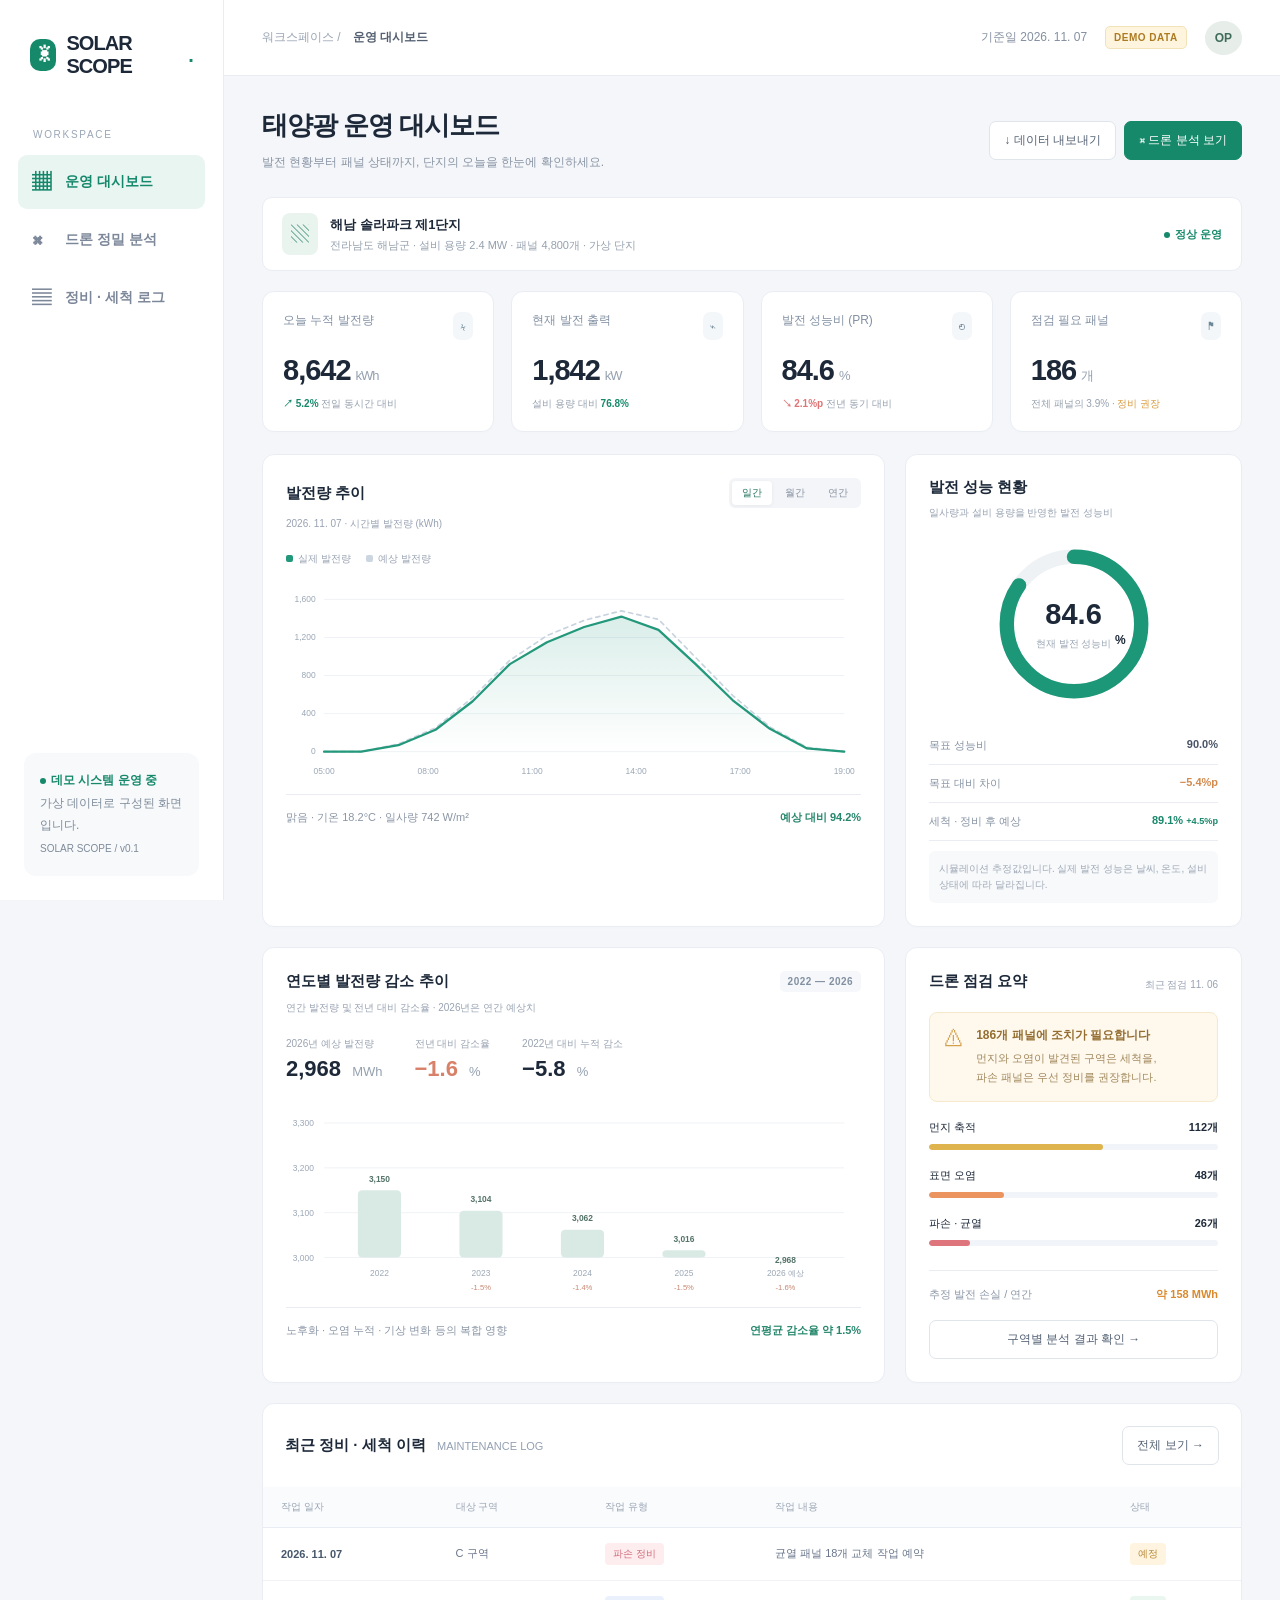
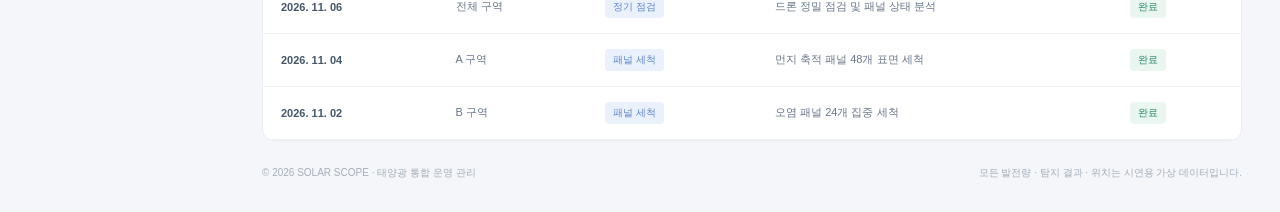
<file: hackathon/intro/index.demo.html>
<!doctype html><html lang="ko"><head><meta charset="utf-8"><meta name="viewport" content="width=device-width,initial-scale=1"><title>SOLAR SCOPE · 태양광 운영 대시보드</title><style>
:root{--bg:#f4f6f9;--ink:#1d2939;--muted:#8290a4;--line:#e9edf3;--green:#16896b;--blue:#477eea;--amber:#e4a43b;--red:#e66c70}*{box-sizing:border-box}body{margin:0;color:var(--ink);font:14px -apple-system,BlinkMacSystemFont,'Segoe UI','Noto Sans KR',sans-serif;background:var(--bg)}button,input,select{font:inherit}button{cursor:pointer}button:focus-visible,input:focus-visible,select:focus-visible{outline:3px solid #83b4ff;outline-offset:3px}aside{position:fixed;inset:0 auto 0 0;width:224px;background:#fff;border-right:1px solid var(--line);padding:32px 18px;z-index:5}.brand{display:flex;align-items:center;gap:10px;padding:0 12px 36px;font-size:20px;font-weight:850;letter-spacing:-.9px}.logo{background:var(--green);color:#fff;display:grid;place-items:center;width:32px;height:32px;border-radius:10px;font-size:22px}.navlabel{font-size:10px;letter-spacing:1.7px;color:#9aa6b7;padding:15px}.nav{border:0;background:none;color:#7c8799;width:100%;text-align:left;padding:14px;border-radius:9px;margin-bottom:6px;font-weight:600;display:flex;gap:12px;align-items:center}.nav.active{background:#e9f5f0;color:#15876b}.nav .ico{font-size:19px;width:21px}.sidebottom{position:absolute;bottom:24px;left:24px;right:24px;background:#f7f9fb;border-radius:12px;padding:16px;font-size:12px;color:#7e8b9a;line-height:1.9}.live{color:var(--green);font-weight:600}.dot{display:inline-block;width:6px;height:6px;background:currentColor;border-radius:100%;margin-right:5px}main{margin-left:224px}header{background:#fff;border-bottom:1px solid var(--line);height:76px;padding:0 38px;display:flex;justify-content:space-between;align-items:center}.crumb{color:#9ba5b4;font-size:12px}.crumb b{color:#535f71;margin-left:12px}.headright{display:flex;align-items:center;gap:18px;font-size:12px;color:#8490a0}.badge{font-size:10px;font-weight:700;padding:5px 8px;background:#fff5de;color:#ac7b21;border:1px solid #f1e2b8;border-radius:5px;letter-spacing:.5px}.avatar{background:#e7ede9;color:#3f6c5a;padding:10px;border-radius:50%;font-weight:700}.content{max-width:1530px;margin:auto;padding:32px 38px}.titlebar{display:flex;justify-content:space-between;align-items:center;gap:16px;margin-bottom:25px}h1{margin:0 0 9px;font-size:26px;letter-spacing:-1px}h2{font-size:15px;margin:0;font-weight:750}h3{font-size:14px}p{margin:0;line-height:1.7}.subtitle{font-size:12px;color:#8a95a5}.button{border:1px solid #e0e5eb;background:#fff;padding:10px 14px;border-radius:7px;font-size:12px;color:#536174;display:inline-flex;align-items:center;gap:8px}.button.primary{background:var(--green);border-color:var(--green);color:#fff}.buttons{display:flex;gap:8px;align-items:center}.plantbar{display:flex;align-items:center;gap:12px;background:white;border:1px solid var(--line);padding:15px 19px;border-radius:10px;margin-bottom:20px}.planticon{background:#eaf4ef;color:#278068;border-radius:8px;padding:9px;font-size:18px}.plantbar strong{font-size:13px}.plantmeta{font-size:11px;color:#95a0ae;margin-top:4px}.plantbar .live{margin-left:auto;font-size:11px}.kpis{display:grid;grid-template-columns:repeat(4,1fr);gap:17px;margin-bottom:22px}.card{background:#fff;border:1px solid var(--line);border-radius:12px;box-shadow:0 2px 3px #25375602}.kpi{padding:20px}.kpitop{display:flex;justify-content:space-between;color:#8290a3;font-size:12px}.kpiicon{background:#f4f7fa;padding:7px;border-radius:7px;color:#6c8796}.value{font-size:29px;letter-spacing:-1px;font-weight:750;margin:14px 0 10px}.unit{font-size:13px;font-weight:500;color:#95a1af;margin-left:5px}.delta{font-size:10px;color:#96a0ae}.up{color:var(--green);font-weight:650}.down{color:#de7475;font-weight:650}.grid{display:grid;grid-template-columns:minmax(0,1.85fr) minmax(280px,1fr);gap:20px;margin-bottom:20px}.pad{padding:23px}.cardhead{display:flex;justify-content:space-between;gap:10px;align-items:center;margin-bottom:7px}.caption{font-size:10px;color:#98a2b2;margin-top:7px}.seg{display:flex;gap:3px;background:#f3f5f8;border-radius:6px;padding:3px}.seg button{border:0;background:none;padding:5px 10px;border-radius:4px;color:#8791a1;font-size:10px}.seg button.active{background:white;box-shadow:0 1px 4px #0000000e;color:#26755f}.legend{display:flex;gap:15px;font-size:10px;color:#9aa4b2;margin:20px 0 8px}.key{width:7px;height:7px;display:inline-block;border-radius:2px;margin-right:5px}.chart{width:100%;height:220px;display:block}.chart text{font-family:inherit;fill:#9ba7b6;font-size:10px}.chart line{stroke:#edf0f5}.chart path{stroke-linecap:round;stroke-linejoin:round}.chartnote{display:flex;align-items:center;justify-content:space-between;font-size:11px;border-top:1px solid var(--line);padding-top:15px;color:#8a95a5}.chartnote strong{color:#26876c}.effbody{display:flex;align-items:center;justify-content:center;gap:20px;padding:23px 0}.donut{width:160px;height:160px;position:relative;flex-shrink:0}.donut svg{width:100%;height:100%;transform:rotate(-90deg)}.donuttext{position:absolute;inset:0;display:flex;flex-direction:column;align-items:center;justify-content:center;font-size:29px;font-weight:750}.donuttext small{font-size:10px;color:#9ba6b3;font-weight:400;margin-top:6px}.statsrow{display:flex;justify-content:space-between;padding:11px 0;font-size:11px;border-bottom:1px solid var(--line);color:#8793a3}.statsrow:last-child{border:0}.statsrow b{color:#485466}.smallnote{font-size:10px;color:#a1aab7;line-height:1.6;background:#f7f9fb;border-radius:6px;padding:10px;margin-top:10px}.annualsum{display:flex;gap:32px;margin:18px 0 5px}.annualsum strong{display:block;font-size:22px;margin-top:5px}.annualsum span{font-size:10px;color:#99a3b0}.alert{display:flex;gap:12px;background:#fff9ed;border:1px solid #f6e8cb;padding:14px;border-radius:8px;margin:20px 0 16px}.alert p{font-size:11px;color:#a0875c}.alert b{font-size:12px;color:#946d31;display:block;margin-bottom:5px}.progressrow{margin-top:18px;font-size:11px}.progresslabel{display:flex;justify-content:space-between;margin-bottom:9px}.track{height:6px;border-radius:10px;background:#f1f4f8;overflow:hidden}.track i{height:100%;display:block;border-radius:10px}.riskfoot{display:flex;justify-content:space-between;font-size:11px;margin-top:24px;padding-top:16px;border-top:1px solid var(--line);color:#8b97a7}.riskfoot b{color:#da8a2d}.tablewrap{overflow:auto}table{width:100%;border-collapse:collapse;text-align:left;white-space:nowrap}th{font-size:10px;color:#9aa5b4;font-weight:500;background:#fafbfd;padding:13px 18px;border-bottom:1px solid var(--line)}td{padding:15px 18px;border-bottom:1px solid #f0f2f6;font-size:11px;color:#68758a}td:first-child{color:#46566b;font-weight:600}.pill{display:inline-block;padding:4px 8px;border-radius:4px;font-size:10px}.done{background:#eaf6f0;color:#248569}.pending{background:#fff4df;color:#b58734}.repair{background:#feedef;color:#cf6a78}.clean{background:#eaf1fd;color:#5b84ca}.tablehead{padding:22px;display:flex;align-items:center;justify-content:space-between}.footer{padding:25px 0 0;font-size:10px;color:#a3adba;display:flex;justify-content:space-between;gap:16px}.view[hidden]{display:none}.analysisgrid{display:grid;grid-template-columns:1.5fr 1fr;gap:20px;margin-bottom:20px}.videobox{position:relative;aspect-ratio:16/9;background:#172a30;overflow:hidden;border-radius:8px;margin-top:18px}.videobox canvas,.videobox video{width:100%;height:100%;object-fit:contain;position:absolute;inset:0}.overlay{position:absolute;top:12px;left:12px;font:10px monospace;color:#a6f3d6;background:#132c25b3;padding:7px 10px;border-radius:4px;pointer-events:none}.videofoot{display:flex;justify-content:space-between;align-items:center;margin-top:14px;gap:10px;font-size:10px;color:#8b98a8}.mapwrap{position:relative;background:#eff3ef;border-radius:9px;overflow:hidden;margin-top:18px}.mapwrap svg{display:block;width:100%;height:auto}.mapwrap text{font-family:inherit}.maplegend{display:flex;gap:15px;flex-wrap:wrap;color:#8995a5;font-size:10px;margin-top:16px}.map-panel{cursor:pointer;transition:opacity .15s}.map-panel:hover{opacity:.65}.map-panel:focus{outline:none;stroke:#142c40;stroke-width:3px}.detail{padding:16px;background:#f6f8fa;border-radius:8px;margin-top:16px;font-size:12px;min-height:100px}.detail strong{font-size:14px}.detail p{color:#8390a1;margin-top:7px;font-size:11px}.filters{display:flex;gap:7px;flex-wrap:wrap;margin-top:16px}.filter{padding:6px 10px;font-size:10px;background:white;border:1px solid #e4e8ee;border-radius:5px;color:#8290a1}.filter.active{color:#177d61;border-color:#80b6a3;background:#eff8f3}.upload{cursor:pointer}dialog{border:0;border-radius:14px;padding:28px;width:min(440px,90vw);box-shadow:0 18px 100px #10243b40}dialog::backdrop{background:#13263870}label.field{display:block;margin:17px 0;font-size:12px;color:#65748a}label.field input,label.field select{display:block;width:100%;padding:10px;border:1px solid #dce2e9;border-radius:6px;margin-top:7px;background:white;color:#34435b}.empty{padding:35px;text-align:center;color:#8793a3}.toast{position:fixed;bottom:25px;right:25px;padding:13px 20px;background:#233b32;color:white;border-radius:9px;box-shadow:0 5px 25px #0002;z-index:20;font-size:12px}.count{color:#93a0b2;font-weight:400;font-size:11px;margin-left:7px}@media(min-width:1550px){.chart{height:250px}}@media(max-width:1100px){aside{width:185px}.brand{font-size:17px;padding-left:3px}main{margin-left:185px}.content{padding:26px 22px}header{padding:0 22px}.grid,.analysisgrid{grid-template-columns:1fr}.kpis{gap:10px}.kpi{padding:16px}.value{font-size:24px}}@media(max-width:700px){aside{position:static;width:100%;padding:15px;border-bottom:1px solid var(--line);display:flex;align-items:center;gap:6px}.brand{padding:0;margin-right:auto;font-size:14px;white-space:nowrap}.logo{width:27px;height:27px;font-size:17px}.navlabel,.sidebottom{display:none}.nav{width:auto;padding:9px;margin:0;font-size:11px;gap:5px}.nav .ico{display:none}main{margin:0}header{height:55px;padding:0 16px}.headright>span:first-child{display:none}.content{padding:22px 16px}.titlebar{align-items:flex-start;flex-direction:column}h1{font-size:23px}.kpis{grid-template-columns:1fr 1fr}.value{font-size:24px}.plantmeta{font-size:10px}.plantbar{padding:12px}.pad{padding:18px}.footer{flex-direction:column}.headright{gap:9px}.buttons{flex-wrap:wrap}.annualsum{gap:20px}}
</style></head><body>
<aside><div class="brand"><div class="logo">☀</div>SOLAR SCOPE<span style="color:#16896b">.</span></div><div class="navlabel">WORKSPACE</div><button class="nav active" data-view="overview"><span class="ico">▦</span>운영 대시보드</button><button class="nav" data-view="drone"><span class="ico">⌘</span>드론 정밀 분석</button><button class="nav" data-view="logs"><span class="ico">▤</span>정비 · 세척 로그</button><div class="sidebottom"><span class="live"><span class="dot"></span>데모 시스템 운영 중</span><br>가상 데이터로 구성된 화면입니다.<br><span style="font-size:10px">SOLAR SCOPE / v0.1</span></div></aside>
<main><header><div class="crumb">워크스페이스 /<b id="breadcrumb">운영 대시보드</b></div><div class="headright"><span>기준일 2026. 11. 07</span><span class="badge">DEMO DATA</span><div class="avatar">OP</div></div></header><div class="content">
<div class="titlebar"><div><h1 id="pageTitle">태양광 운영 대시보드</h1><p class="subtitle" id="pageSubtitle">발전 현황부터 패널 상태까지, 단지의 오늘을 한눈에 확인하세요.</p></div><div class="buttons"><button class="button" id="export">↓ 데이터 내보내기</button><button class="button primary" id="topAction">⌘ 드론 분석 보기</button></div></div>
<div class="plantbar"><div class="planticon">▧</div><div><strong>해남 솔라파크 제1단지</strong><div class="plantmeta">전라남도 해남군 · 설비 용량 2.4 MW · 패널 4,800개 · 가상 단지</div></div><span class="live"><span class="dot"></span>정상 운영</span></div>
<section class="view" id="overview">
<div class="kpis"><div class="card kpi"><div class="kpitop">오늘 누적 발전량<span class="kpiicon">ϟ</span></div><div class="value">8,642<span class="unit">kWh</span></div><div class="delta"><span class="up">↗ 5.2%</span> 전일 동시간 대비</div></div><div class="card kpi"><div class="kpitop">현재 발전 출력<span class="kpiicon">⌁</span></div><div class="value">1,842<span class="unit">kW</span></div><div class="delta">설비 용량 대비 <span class="up">76.8%</span></div></div><div class="card kpi"><div class="kpitop">발전 성능비 (PR)<span class="kpiicon">◴</span></div><div class="value">84.6<span class="unit">%</span></div><div class="delta"><span class="down">↘ 2.1%p</span> 전년 동기 대비</div></div><div class="card kpi"><div class="kpitop">점검 필요 패널<span class="kpiicon">⚑</span></div><div class="value">186<span class="unit">개</span></div><div class="delta">전체 패널의 3.9% · <span style="color:#d9993b">정비 권장</span></div></div></div>
<div class="grid"><div class="card pad"><div class="cardhead"><h2>발전량 추이</h2><div class="seg" id="chartPeriod"><button class="active" data-period="day">일간</button><button data-period="month">월간</button><button data-period="year">연간</button></div></div><p class="caption" id="chartCaption">2026. 11. 07 · 시간별 발전량 (kWh)</p><div class="legend"><span><i class="key" style="background:#22977a"></i>실제 발전량</span><span><i class="key" style="background:#cbd6e1"></i>예상 발전량</span></div><svg id="powerChart" class="chart" role="img" aria-label="더미 데이터 발전량 비교 그래프"></svg><div class="chartnote"><span id="powerNote">맑음 · 기온 18.2°C · 일사량 742 W/m²</span><strong id="powerTotal">예상 대비 94.2%</strong></div></div>
<div class="card pad"><h2>발전 성능 현황</h2><p class="caption">일사량과 설비 용량을 반영한 발전 성능비</p><div class="effbody"><div class="donut"><svg viewBox="0 0 100 100"><circle cx="50" cy="50" r="42" fill="none" stroke="#eef2f5" stroke-width="9"/><circle cx="50" cy="50" r="42" fill="none" stroke="#1c9778" stroke-width="9" stroke-dasharray="223.3 264" stroke-linecap="round"/></svg><div class="donuttext">84.6<span style="font-size:12px;position:absolute;top:89px;right:28px">%</span><small>현재 발전 성능비</small></div></div></div><div class="statsrow"><span>목표 성능비</span><b>90.0%</b></div><div class="statsrow"><span>목표 대비 차이</span><b style="color:#d28a4e">−5.4%p</b></div><div class="statsrow"><span>세척 · 정비 후 예상</span><b style="color:#19886b">89.1% <small>+4.5%p</small></b></div><div class="smallnote">시뮬레이션 추정값입니다. 실제 발전 성능은 날씨, 온도, 설비 상태에 따라 달라집니다.</div></div></div>
<div class="grid"><div class="card pad"><div class="cardhead"><h2>연도별 발전량 감소 추이</h2><span class="badge" style="background:#f5f7fa;color:#8290a2;border:0">2022 — 2026</span></div><p class="caption">연간 발전량 및 전년 대비 감소율 · 2026년은 연간 예상치</p><div class="annualsum"><div><span>2026년 예상 발전량</span><strong>2,968 <small class="unit">MWh</small></strong></div><div><span>전년 대비 감소율</span><strong style="color:#d88068">−1.6 <small class="unit">%</small></strong></div><div><span>2022년 대비 누적 감소</span><strong>−5.8 <small class="unit">%</small></strong></div></div><svg id="annualChart" class="chart" role="img" aria-label="연도별 발전량 감소: 2022년 3150에서 2026년 2968 MWh"></svg><div class="chartnote"><span>노후화 · 오염 누적 · 기상 변화 등의 복합 영향</span><strong>연평균 감소율 약 1.5%</strong></div></div>
<div class="card pad"><div class="cardhead"><h2>드론 점검 요약</h2><span class="caption">최근 점검 11. 06</span></div><div class="alert"><span style="color:#d3a04d;font-size:20px">⚠</span><div><b>186개 패널에 조치가 필요합니다</b><p>먼지와 오염이 발견된 구역은 세척을,<br>파손 패널은 우선 정비를 권장합니다.</p></div></div><div class="progressrow"><div class="progresslabel"><span>먼지 축적</span><b>112개</b></div><div class="track"><i style="width:60.2%;background:#dfb34d"></i></div></div><div class="progressrow"><div class="progresslabel"><span>표면 오염</span><b>48개</b></div><div class="track"><i style="width:25.8%;background:#ec945f"></i></div></div><div class="progressrow"><div class="progresslabel"><span>파손 · 균열</span><b>26개</b></div><div class="track"><i style="width:14%;background:#de757d"></i></div></div><div class="riskfoot"><span>추정 발전 손실 / 연간</span><b>약 158 MWh</b></div><button class="button" data-go="drone" style="margin-top:18px;width:100%;justify-content:center">구역별 분석 결과 확인 →</button></div></div>
<div class="card"><div class="tablehead"><div><h2>최근 정비 · 세척 이력 <span class="count">MAINTENANCE LOG</span></h2></div><button class="button" data-go="logs">전체 보기 →</button></div><div class="tablewrap" id="recentLogs"></div></div>
</section>
<section class="view" id="drone" hidden><div class="kpis"><div class="card kpi"><div class="kpitop">분석 완료 패널</div><div class="value">4,800<span class="unit">개</span></div><div class="delta up">분석 완료 100%</div></div><div class="card kpi"><div class="kpitop">세척 권장</div><div class="value">160<span class="unit">개</span></div><div class="delta">먼지 112 · 오염 48</div></div><div class="card kpi"><div class="kpitop">파손 정비 필요</div><div class="value">26<span class="unit">개</span></div><div class="delta down">우선 점검 대상</div></div><div class="card kpi"><div class="kpitop">점검 일시</div><div class="value" style="font-size:23px">11.06 <span class="unit">14:30</span></div><div class="delta">비행 18분 · 가상 분석</div></div></div>
<div class="analysisgrid"><div class="card pad"><div class="cardhead"><h2>드론 점검 영상</h2><span class="badge">SIMULATION</span></div><p class="caption">가상 비행 시연 · 업로드한 영상과 분석 결과는 연동되지 않습니다.</p><div class="videobox"><canvas id="droneCanvas" width="960" height="540"></canvas><video id="droneVideo" controls muted playsinline loop hidden></video><div class="overlay" id="videoOverlay">DEMO FLIGHT · SOLAR PARK 01</div></div><div class="videofoot"><span id="videoStatus">가상 비행 영상 생성 중…</span><div class="buttons"><button class="button" id="playDemo">Ⅱ 일시정지</button><label class="button upload">↑ 테스트 영상 선택<input type="file" accept="video/*" id="videoUpload" hidden></label></div></div><div class="smallnote">위 영상은 가상 단지를 그린 시뮬레이션입니다. 실제 드론 영상은 파일을 선택해 재생할 수 있습니다. AI 탐지 결과는 모두 사전 구성한 더미 데이터입니다.</div><h3 style="margin-top:24px">분석 비행 정보</h3><div class="statsrow"><span>점검 구역</span><b>A ~ D 구역 전체</b></div><div class="statsrow"><span>가상 비행 고도 / 촬영 방식</span><b>35 m / RGB + 열화상</b></div><div class="statsrow"><span>가상 분석 모델</span><b>Panel Inspector · Demo v0.1</b></div></div>
<div class="card pad"><div class="cardhead"><h2>패널 상태 지도</h2><span class="caption">N ↑</span></div><p class="caption">블록을 선택하면 패널 상태와 권장 조치를 확인할 수 있습니다.</p><div class="filters" id="mapFilters"><button class="filter active" data-filter="all">전체</button><button class="filter" data-filter="dust">먼지</button><button class="filter" data-filter="soil">오염</button><button class="filter" data-filter="broken">파손</button></div><div class="mapwrap"><svg id="siteMap" viewBox="0 0 520 410" role="group" aria-label="가상 태양광 단지 구역 지도"></svg></div><div class="maplegend"><span><i class="key" style="background:#639b89"></i>정상</span><span><i class="key" style="background:#e1b64e"></i>먼지</span><span><i class="key" style="background:#e69564"></i>오염</span><span><i class="key" style="background:#dc747e"></i>파손</span></div><div class="detail" id="panelDetail"><strong>지도에서 블록을 선택하세요</strong><p>각 블록은 패널 100개를 나타냅니다. 색상은 발견된 주요 이상 유형을 표시합니다.</p></div></div></div>
<div class="card"><div class="tablehead"><h2>구역별 조치 권장 사항</h2><button class="button" data-go="logs">정비 로그 작성 →</button></div><div class="tablewrap"><table><thead><tr><th>구역</th><th>점검 패널</th><th>먼지</th><th>오염</th><th>파손</th><th>권장 조치</th><th>우선순위</th></tr></thead><tbody><tr><td>A 구역</td><td>1,200개</td><td>48개</td><td>0개</td><td>0개</td><td>표면 세척</td><td><span class="pill pending">보통</span></td></tr><tr><td>B 구역</td><td>1,200개</td><td>32개</td><td>24개</td><td>0개</td><td>집중 세척</td><td><span class="pill pending">보통</span></td></tr><tr><td>C 구역</td><td>1,200개</td><td>16개</td><td>12개</td><td>18개</td><td>파손 교체 및 세척</td><td><span class="pill repair">높음</span></td></tr><tr><td>D 구역</td><td>1,200개</td><td>16개</td><td>12개</td><td>8개</td><td>파손 점검 및 세척</td><td><span class="pill repair">높음</span></td></tr></tbody></table></div></div></section>
<section class="view" id="logs" hidden><div class="card"><div class="tablehead"><div><h2>정비 · 세척 작업 기록</h2><p class="caption">추가한 로그는 현재 브라우저에 저장됩니다. 서버에는 저장되지 않습니다.</p></div><div class="buttons"><select class="button" id="logFilter" aria-label="로그 상태 필터"><option value="all">전체 상태</option><option>완료</option><option>예정</option><option>진행 중</option></select><button class="button primary" id="addLog">＋ 로그 추가</button></div></div><div class="tablewrap" id="allLogs"></div></div></section>
<footer class="footer"><span>© 2026 SOLAR SCOPE · 태양광 통합 운영 관리</span><span>모든 발전량 · 탐지 결과 · 위치는 시연용 가상 데이터입니다.</span></footer></div></main>
<dialog id="logDialog"><form id="logForm"><h2>정비 · 세척 로그 추가</h2><label class="field">작업 일자<input type="date" name="date" required value="2026-11-07"></label><label class="field">구역<select name="zone"><option>A 구역</option><option>B 구역</option><option>C 구역</option><option>D 구역</option></select></label><label class="field">작업 유형<select name="type"><option>패널 세척</option><option>파손 정비</option><option>정기 점검</option></select></label><label class="field">작업 내용<input name="description" required maxlength="100" placeholder="예: C 구역 균열 패널 18개 교체"></label><label class="field">상태<select name="status"><option>예정</option><option>진행 중</option><option>완료</option></select></label><div class="buttons" style="justify-content:flex-end"><button type="button" class="button" id="cancelLog">취소</button><button type="submit" class="button primary">로그 저장</button></div></form></dialog><div class="toast" id="toast" hidden role="status"></div>
<script>
const $=s=>document.querySelector(s),$$=s=>[...document.querySelectorAll(s)];
const titles={overview:['태양광 운영 대시보드','발전 현황부터 패널 상태까지, 단지의 오늘을 한눈에 확인하세요.','운영 대시보드'],drone:['드론 정밀 분석','비행 시연과 가상 지도로 패널 이상 위치와 조치 우선순위를 확인하세요.','드론 정밀 분석'],logs:['정비 · 세척 로그','점검 결과를 작업으로 연결하고, 단지의 관리 이력을 기록하세요.','정비 · 세척 로그']};let current='overview';
function navigate(id){if(!titles[id])id='overview';current=id;$$('.view').forEach(x=>x.hidden=x.id!==id);$$('.nav').forEach(x=>x.classList.toggle('active',x.dataset.view===id));$('#pageTitle').textContent=titles[id][0];$('#pageSubtitle').textContent=titles[id][1];$('#breadcrumb').textContent=titles[id][2];$('#topAction').textContent=id==='logs'?'＋ 로그 추가':id==='drone'?'▦ 운영 현황 보기':'⌘ 드론 분석 보기';history.replaceState(null,'','#'+id);window.scrollTo(0,0)}
$$('[data-view]').forEach(x=>x.onclick=()=>navigate(x.dataset.view));$$('[data-go]').forEach(x=>x.onclick=()=>navigate(x.dataset.go));$('#topAction').onclick=()=>current==='logs'?$('#logDialog').showModal():navigate(current==='overview'?'drone':'overview');window.addEventListener('hashchange',()=>navigate(location.hash.slice(1)));
function lineChart(period){const configs={day:{actual:[0,0,68,230,530,920,1150,1310,1420,1280,920,540,240,34,0],expected:[0,0,80,250,570,960,1220,1380,1480,1390,990,590,260,45,0],labels:['05:00','08:00','11:00','14:00','17:00','19:00'],max:1600,caption:'2026. 11. 07 · 시간별 발전량 (kWh)',note:'맑음 · 기온 18.2°C · 일사량 742 W/m²',total:'예상 대비 94.2%'},month:{actual:[8120,7920,8420,9020,8220,8215,8642,8280,8800,9010,8920,8430,8920,9020,8650,8100,8400,8700,8850,9110,8560,8120,8400,8200,8000,8460,8700,8200,7990,8120],labels:['11.01','11.06','11.12','11.18','11.24','11.30'],max:11000,caption:'2026. 11 · 일별 발전량 (kWh), 11월 8일 이후는 예상치',note:'11월 8일 이후는 가상 예측 데이터입니다.',total:'월간 예상 253.6 MWh'},year:{actual:[180,192,251,280,312,298,284,306,266,232,254,113],labels:['1월','3월','5월','7월','9월','12월'],max:400,caption:'2026년 · 월별 발전량 (MWh), 11 ~ 12월은 예상치',note:'2026년 연간 전망 · 11 ~ 12월 예상치 포함',total:'연간 예상 2,968 MWh'}};let c=configs[period],e=c.expected||c.actual.map(v=>Math.round(v*1.06));const W=680,H=230,L=45,T=15,B=195,R=660;let pt=(v,i,a)=>`${L+i*(R-L)/(a.length-1)},${B-v/c.max*(B-T)}`,path=a=>'M'+a.map((v,i)=>pt(v,i,a)).join(' L');let grid=Array.from({length:5},(_,i)=>{let y=T+(B-T)*i/4;return `<line x1="${L}" y1="${y}" x2="${R}" y2="${y}"/><text x="${L-10}" y="${y+3}" text-anchor="end">${Math.round(c.max*(1-i/4)).toLocaleString()}</text>`}).join('');$('#powerChart').setAttribute('viewBox',`0 0 ${W} ${H}`);$('#powerChart').innerHTML=`<defs><linearGradient id="fill" x1="0" y1="0" x2="0" y2="1"><stop stop-color="#269a7c" stop-opacity=".17"/><stop offset="1" stop-color="#269a7c" stop-opacity="0"/></linearGradient></defs>${grid}<path d="${path(c.actual)} L${R},${B} L${L},${B}Z" fill="url(#fill)"/><path d="${path(e)}" fill="none" stroke="#c8d3df" stroke-width="2" stroke-dasharray="5 5"/><path d="${path(c.actual)}" fill="none" stroke="#23987b" stroke-width="2.7"/>${c.labels.map((v,i)=>`<text x="${L+i*(R-L)/(c.labels.length-1)}" y="222" text-anchor="middle">${v}</text>`).join('')}`;$('#chartCaption').textContent=c.caption;$('#powerNote').textContent=c.note;$('#powerTotal').textContent=c.total;$$('#chartPeriod button').forEach(x=>x.classList.toggle('active',x.dataset.period===period))}
$$('#chartPeriod button').forEach(x=>x.onclick=()=>lineChart(x.dataset.period));lineChart('day');
const annual=[3150,3104,3062,3016,2968];$('#annualChart').setAttribute('viewBox','0 0 680 225');$('#annualChart').innerHTML=Array.from({length:4},(_,i)=>`<line x1="45" y1="${25+i*53}" x2="660" y2="${25+i*53}"/><text x="33" y="${29+i*53}" text-anchor="end">${(3300-i*100).toLocaleString()}</text>`).join('')+annual.map((v,i)=>{let x=85+i*120,y=25+(3300-v)/300*159;return `<rect x="${x}" y="${y}" width="51" height="${184-y}" rx="5" fill="${i===4?'#228e73':'#d9eae4'}"/><text x="${x+25.5}" y="${y-10}" text-anchor="middle" style="fill:#547369;font-weight:650">${v.toLocaleString()}</text><text x="${x+25.5}" y="206" text-anchor="middle">${2022+i}${i===4?' 예상':''}</text>${i?`<text x="${x+25.5}" y="222" text-anchor="middle" style="fill:#c78671;font-size:9px">${((v/annual[i-1]-1)*100).toFixed(1)}%</text>`:''}`}).join('');
const initialLogs=[{date:'2026-11-07',zone:'C 구역',type:'파손 정비',description:'균열 패널 18개 교체 작업 예약',status:'예정'},{date:'2026-11-06',zone:'전체 구역',type:'정기 점검',description:'드론 정밀 점검 및 패널 상태 분석',status:'완료'},{date:'2026-11-04',zone:'A 구역',type:'패널 세척',description:'먼지 축적 패널 48개 표면 세척',status:'완료'},{date:'2026-11-02',zone:'B 구역',type:'패널 세척',description:'오염 패널 24개 집중 세척',status:'완료'},{date:'2026-10-28',zone:'D 구역',type:'파손 정비',description:'접속함 및 배선 상태 점검',status:'완료'}];let logs=initialLogs;try{const saved=JSON.parse(localStorage.getItem('solar-logs-v1'));if(Array.isArray(saved)&&saved.every(x=>x&&['date','zone','type','description','status'].every(k=>typeof x[k]==='string')))logs=saved}catch(e){}
function esc(s){return String(s).replace(/[&<>"']/g,c=>({'&':'&amp;','<':'&lt;','>':'&gt;','"':'&quot;',"'":'&#39;'}[c]))}function table(rows){return `<table><thead><tr><th>작업 일자</th><th>대상 구역</th><th>작업 유형</th><th>작업 내용</th><th>상태</th></tr></thead><tbody>${rows.map(r=>`<tr><td>${esc(r.date.replaceAll('-','. '))}</td><td>${esc(r.zone)}</td><td><span class="pill ${r.type==='파손 정비'?'repair':'clean'}">${esc(r.type)}</span></td><td>${esc(r.description)}</td><td><span class="pill ${r.status==='완료'?'done':'pending'}">${esc(r.status)}</span></td></tr>`).join('')}</tbody></table>${!rows.length?'<div class="empty">해당 상태의 기록이 없습니다.</div>':''}`};function renderLogs(){let sorted=[...logs].sort((a,b)=>b.date.localeCompare(a.date));$('#recentLogs').innerHTML=table(sorted.slice(0,4));$('#allLogs').innerHTML=table(sorted.filter(r=>$('#logFilter').value==='all'||r.status===$('#logFilter').value))}renderLogs();$('#logFilter').onchange=renderLogs;$('#addLog').onclick=()=>$('#logDialog').showModal();$('#cancelLog').onclick=()=>$('#logDialog').close();let toastTimer;function toast(t){$('#toast').textContent=t;$('#toast').hidden=false;clearTimeout(toastTimer);toastTimer=setTimeout(()=>$('#toast').hidden=true,3500)}$('#logForm').onsubmit=e=>{e.preventDefault();const row=Object.fromEntries(new FormData(e.target));logs.unshift(row);let saved=true;try{localStorage.setItem('solar-logs-v1',JSON.stringify(logs))}catch(e){saved=false}renderLogs();$('#logDialog').close();e.target.reset();toast(saved?'작업 기록을 이 브라우저에 저장했습니다.':'기록을 추가했습니다. 브라우저 저장 공간에 저장하지 못했습니다.')};
const zones=[{name:'A',dust:48,soil:0,broken:0},{name:'B',dust:32,soil:24,broken:0},{name:'C',dust:16,soil:12,broken:18},{name:'D',dust:16,soil:12,broken:8}];const colors={normal:'#639b89',dust:'#e1b64e',soil:'#e69564',broken:'#dc747e'},labels={normal:'정상',dust:'먼지 축적',soil:'표면 오염',broken:'파손 · 균열'};let blocks=[];zones.forEach((z,zi)=>{for(let i=0;i<12;i++){let type=i===2?'dust':i===6&&z.soil?'soil':i===9&&z.broken?'broken':'normal';let count=type==='dust'?z.dust:type==='soil'?z.soil:type==='broken'?z.broken:0;blocks.push({id:`${z.name}-${String(i+1).padStart(2,'0')}`,zone:z.name,type,count,zi,i})}});let selected=null;
function drawMap(filter='all'){let svg='<rect width="520" height="410" fill="#eef2ed"/><path d="M0 205H520M260 0V410" stroke="#e0e5dc" stroke-width="20"/><path d="M0 205H520M260 0V410" stroke="#fbfcf8" stroke-width="1.5" stroke-dasharray="6 7"/><text x="490" y="25" fill="#8e9e90" font-size="13">N ↑</text>';zones.forEach((z,zi)=>{let ox=(zi%2)*260+27,oy=Math.floor(zi/2)*205+40;svg+=`<text x="${ox}" y="${oy-14}" fill="#839684" font-size="11" font-weight="600">${z.name} 구역 · 1,200 panels</text>`});blocks.forEach((b,n)=>{let x=(b.zi%2)*260+27+(b.i%4)*53,y=Math.floor(b.zi/2)*205+45+Math.floor(b.i/4)*44;svg+=`<g class="map-panel" tabindex="0" role="button" aria-label="${b.id} ${labels[b.type]} ${b.count}개" data-block="${n}" opacity="${filter==='all'||b.type===filter?1:.17}"><rect x="${x}" y="${y}" width="43" height="30" rx="3" fill="${colors[b.type]}" stroke="${selected===n?'#143e33':'#ffffff'}" stroke-width="${selected===n?3:1}"/><path d="M${x+14} ${y+2}v26M${x+29} ${y+2}v26M${x+2} ${y+15}h39" stroke="#ffffff50" stroke-width=".7"/><title>${b.id} · ${labels[b.type]} ${b.count}개</title></g>`});$('#siteMap').innerHTML=svg;$$('[data-block]').forEach(x=>{let select=()=>{let b=blocks[+x.dataset.block];selected=+x.dataset.block;$('#panelDetail').innerHTML=`<strong>${b.id} 블록 <span class="pill" style="background:${colors[b.type]}22;color:${colors[b.type]}">${labels[b.type]}</span></strong><p>패널 100개 중 이상 ${b.count}개 · ${b.zone} 구역<br>권장 조치: ${b.type==='broken'?'균열 패널의 전기 안전 점검 및 교체를 우선 진행하세요.':b.type==='normal'?'정상 상태입니다. 정기 점검을 유지하세요.':'표면 세척 후 발전량 회복 여부를 확인하세요.'}</p>`;drawMap(filter)};x.onclick=select;x.onkeydown=e=>{if(e.key==='Enter'||e.key===' '){e.preventDefault();select()}}})}drawMap();$$('#mapFilters button').forEach(x=>x.onclick=()=>{$$('#mapFilters button').forEach(b=>b.classList.toggle('active',b===x));drawMap(x.dataset.filter)});
$('#export').onclick=()=>{let rows=current==='logs'?[['일자','구역','유형','내용','상태'],...logs.map(r=>[r.date,r.zone,r.type,r.description,r.status])]:current==='drone'?[['블록','구역','상태','이상 패널 수','전체 패널 수'],...blocks.map(b=>[b.id,b.zone,labels[b.type],b.count,100])]:[['연도','발전량 MWh','구분'],...annual.map((v,i)=>[2022+i,v,i===4?'연간 예상':'가상 실적'])];let csv='\uFEFF'+rows.map(r=>r.map(v=>'"'+String(v).replace(/^[=+@\-]/,"'$&").replaceAll('"','""')+'"').join(',')).join('\r\n');let url=URL.createObjectURL(new Blob([csv],{type:'text/csv;charset=utf-8'})),a=document.createElement('a');a.href=url;a.download='solar-scope-'+current+'-demo.csv';a.click();setTimeout(()=>URL.revokeObjectURL(url),1000);toast('시연용 데이터를 CSV로 내보냈습니다.')};
const canvas=$('#droneCanvas'),ctx=canvas.getContext('2d');let pause=false,t=0,uploadUrl=null,recordingUrl=null,mediaRecorder=null,recording=false,userVideo=false;function frame(){if(!pause){t+=.008;ctx.fillStyle='#6d806c';ctx.fillRect(0,0,960,540);ctx.save();ctx.translate(480,270);ctx.rotate(-.12);ctx.translate(-480,-270+Math.sin(t)*18);ctx.fillStyle='#b9b5a0';ctx.fillRect(455,-100,34,800);ctx.fillRect(-100,253,1200,26);for(let y=-1;y<8;y++){for(let x=-1;x<15;x++){let px=x*77+((x>6)?12:0),py=y*78;ctx.fillStyle='#384e5e';ctx.fillRect(px+3,py+4,61,43);ctx.fillStyle='#1d394b';ctx.fillRect(px,py,61,40);ctx.strokeStyle='#708d9c';ctx.lineWidth=.6;ctx.strokeRect(px,py,61,40);for(let k=1;k<4;k++){ctx.beginPath();ctx.moveTo(px+k*15,py);ctx.lineTo(px+k*15,py+40);ctx.stroke()}ctx.beginPath();ctx.moveTo(px,py+20);ctx.lineTo(px+61,py+20);ctx.stroke()}}ctx.strokeStyle='#f3ca5c';ctx.lineWidth=2;ctx.strokeRect(307,157,62,42);ctx.fillStyle='#f3ca5c';ctx.font='12px monospace';ctx.fillText('DUST 0.96',307,150);ctx.strokeStyle='#ff8e90';ctx.strokeRect(551,313,62,42);ctx.fillStyle='#ffb5b5';ctx.fillText('CRACK 0.94',551,306);ctx.restore();let scan=(t*.19%1)*960;ctx.fillStyle='#7bf7c00d';ctx.fillRect(scan-50,0,100,540);ctx.strokeStyle='#7bf7c090';ctx.beginPath();ctx.moveTo(scan,0);ctx.lineTo(scan,540);ctx.stroke();ctx.strokeStyle='#ffffff66';ctx.lineWidth=1;ctx.beginPath();ctx.moveTo(460,270);ctx.lineTo(500,270);ctx.moveTo(480,250);ctx.lineTo(480,290);ctx.stroke();ctx.fillStyle='#ffffffbd';ctx.font='12px monospace';ctx.fillText('ALT 35.0 m  |  RGB + THERMAL DEMO',24,511);ctx.fillText('SIMULATED FOOTAGE',755,511)}requestAnimationFrame(frame)}frame();
function startDemoRecording(){if(!canvas.captureStream||!window.MediaRecorder){$('#videoStatus').textContent='가상 드론 비행 · 실시간 시뮬레이션';return}try{let stream=canvas.captureStream(24),chunks=[],opts=MediaRecorder.isTypeSupported('video/webm;codecs=vp8')?{mimeType:'video/webm;codecs=vp8'}:{};mediaRecorder=new MediaRecorder(stream,opts);mediaRecorder.ondataavailable=e=>{if(e.data.size)chunks.push(e.data)};mediaRecorder.onstop=()=>{stream.getTracks().forEach(x=>x.stop());recording=false;if(userVideo)return;recordingUrl=URL.createObjectURL(new Blob(chunks,{type:mediaRecorder.mimeType||'video/webm'}));let v=$('#droneVideo');v.src=recordingUrl;v.hidden=false;canvas.hidden=true;v.play().catch(()=>{});$('#videoStatus').textContent='가상 비행 영상 · 8초 반복 재생';$('#playDemo').hidden=true};mediaRecorder.start();recording=true;setTimeout(()=>{if(mediaRecorder.state==='recording')mediaRecorder.stop()},8000)}catch(e){$('#videoStatus').textContent='가상 드론 비행 · 실시간 시뮬레이션'}}startDemoRecording();$('#playDemo').onclick=()=>{pause=!pause;$('#playDemo').textContent=pause?'▶ 재생':'Ⅱ 일시정지'};$('#videoUpload').onchange=e=>{let f=e.target.files[0];if(!f)return;if(f.type&&!f.type.startsWith('video/')){toast('영상 파일을 선택해 주세요.');return}userVideo=true;if(uploadUrl)URL.revokeObjectURL(uploadUrl);uploadUrl=URL.createObjectURL(f);const v=$('#droneVideo');v.src=uploadUrl;v.hidden=false;canvas.hidden=true;$('#videoOverlay').textContent='LOCAL VIDEO · 분석 미연동';$('#videoStatus').textContent=f.name;$('#playDemo').hidden=true;v.onerror=()=>toast('이 브라우저에서 재생할 수 없는 영상입니다. MP4 또는 WebM 파일을 선택하세요.');v.play().catch(()=>{});toast('선택한 영상을 로컬에서 재생합니다. 분석 지도는 더미 데이터입니다.')};navigate(location.hash.slice(1)||'overview');
</script></body></html>
</file>
